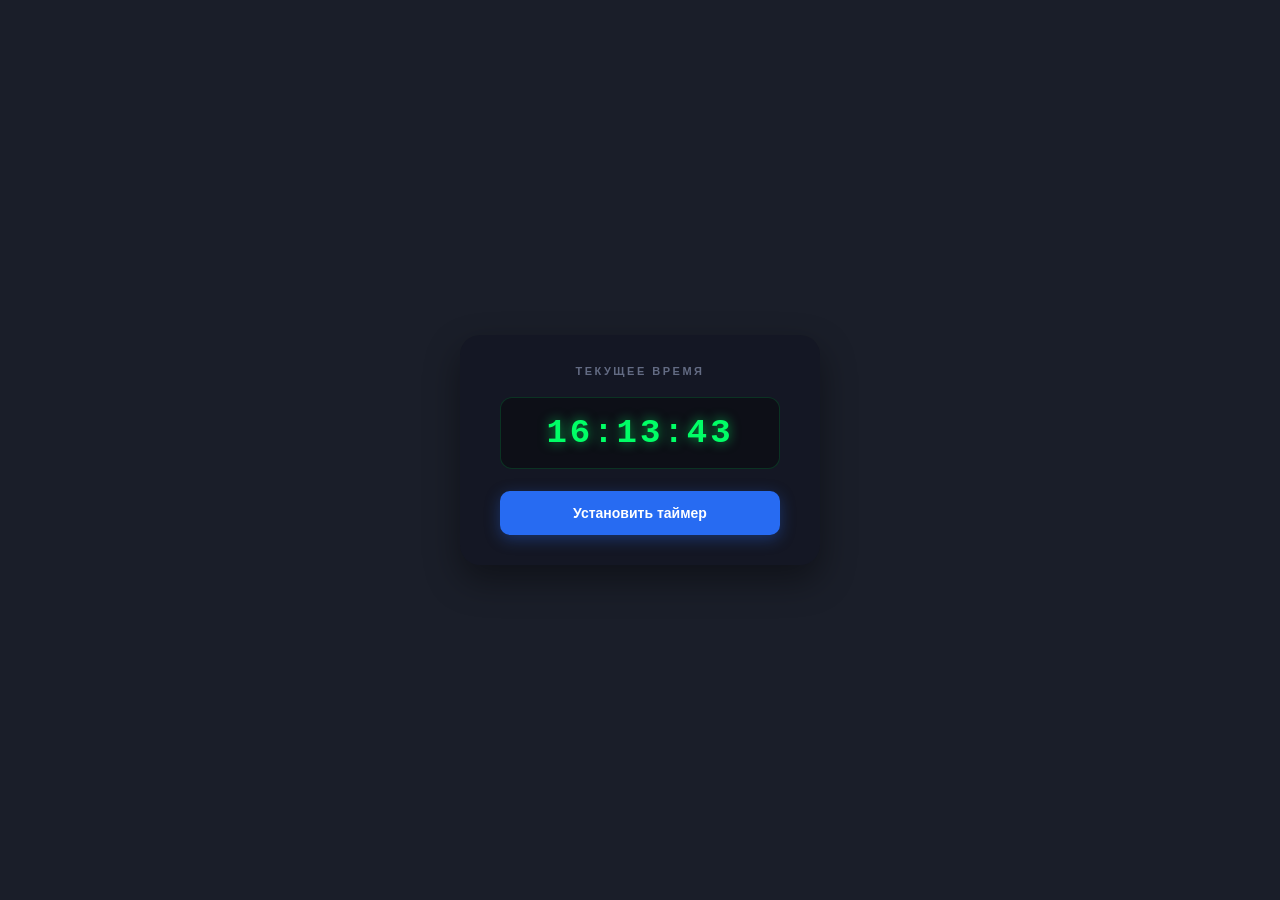
<file: task 6/index.html>
<!DOCTYPE html>
<html lang="ru">
<head>
  <meta charset="UTF-8">
  <meta name="viewport" content="width=device-width, initial-scale=1.0">
  <title>Таймер</title>
  <link rel="stylesheet" href="style.css">
</head>
<body>
  <main class="clock-card">
    <span class="clock-label">ТЕКУЩЕЕ ВРЕМЯ</span>
    <div id="currentTime" class="time-display">00:00:00</div>
    <button id="openModalBtn" class="btn btn-blue">Установить таймер</button>
    <div id="countdownBox" class="countdown-display hidden">00:00:00</div>
  </main>
  <div id="modalOverlay" class="modal-overlay hidden">
    <div class="modal-content">
      <button id="closeModalBtn" class="modal-close" aria-label="Закрыть">&times;</button>
      <h2 class="modal-title">УСТАНОВИТЬ ТАЙМЕР</h2>
      
      <form id="timerForm" onsubmit="return false;">
        <label for="secondsInput" class="modal-label">Количество секунд</label>
        <input 
          type="text" 
          id="secondsInput" 
          placeholder="60" 
          autocomplete="off"
        >
        <button id="startBtn" type="button" class="btn btn-green">СТАРТ</button>
      </form>
    </div>
  </div>

  <script src="script.js"></script>
</body>
</html>
</file>
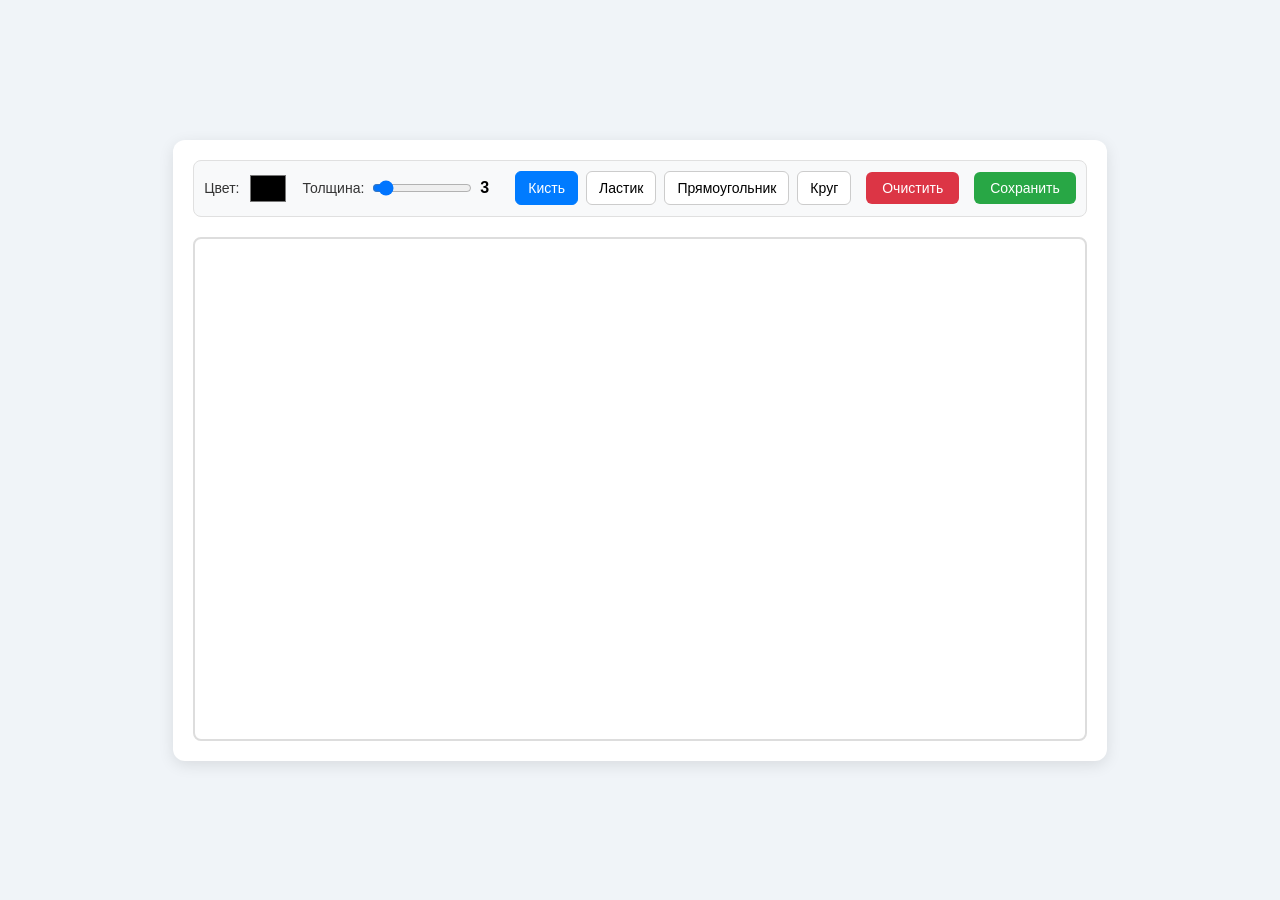
<file: task 7/index.html>
<!DOCTYPE html>
<html lang="ru">
<head>
    <meta charset="UTF-8">
    <meta name="viewport" content="width=device-width, initial-scale=1.0">
    <title>Графический редактор Canvas</title>
    <link rel="stylesheet" href="style.css">
</head>
<body>

    <div class="container">
        <!-- ПАНЕЛЬ ИНСТРУМЕНТОВ -->
        <div class="toolbar">
            <div class="tool">
                <label for="colorPicker">Цвет:</label>
                <input type="color" id="colorPicker" value="#000000">
            </div>

            <div class="tool">
                <label for="thickness">Толщина:</label>
                <input type="range" id="thickness" min="1" max="30" value="3">
                <span class="thickness-value" id="thicknessValue">3</span>
            </div>

            <div class="tool">
                <button class="tool-btn active" data-tool="brush">Кисть</button>
                <button class="tool-btn" data-tool="eraser">Ластик</button>
                <button class="tool-btn" data-tool="rect">Прямоугольник</button>
                <button class="tool-btn" data-tool="circle">Круг</button>
            </div>

            <button class="btn-clear" id="clearBtn">Очистить</button>
            <button class="btn-save" id="saveBtn">Сохранить</button>
        </div>

        <!-- ХОЛСТ -->
        <div class="canvas-wrapper">
            <canvas id="canvas" width="800" height="500"></canvas>
        </div>
    </div>

    <script src="script.js"></script>
</body>
</html>
</file>
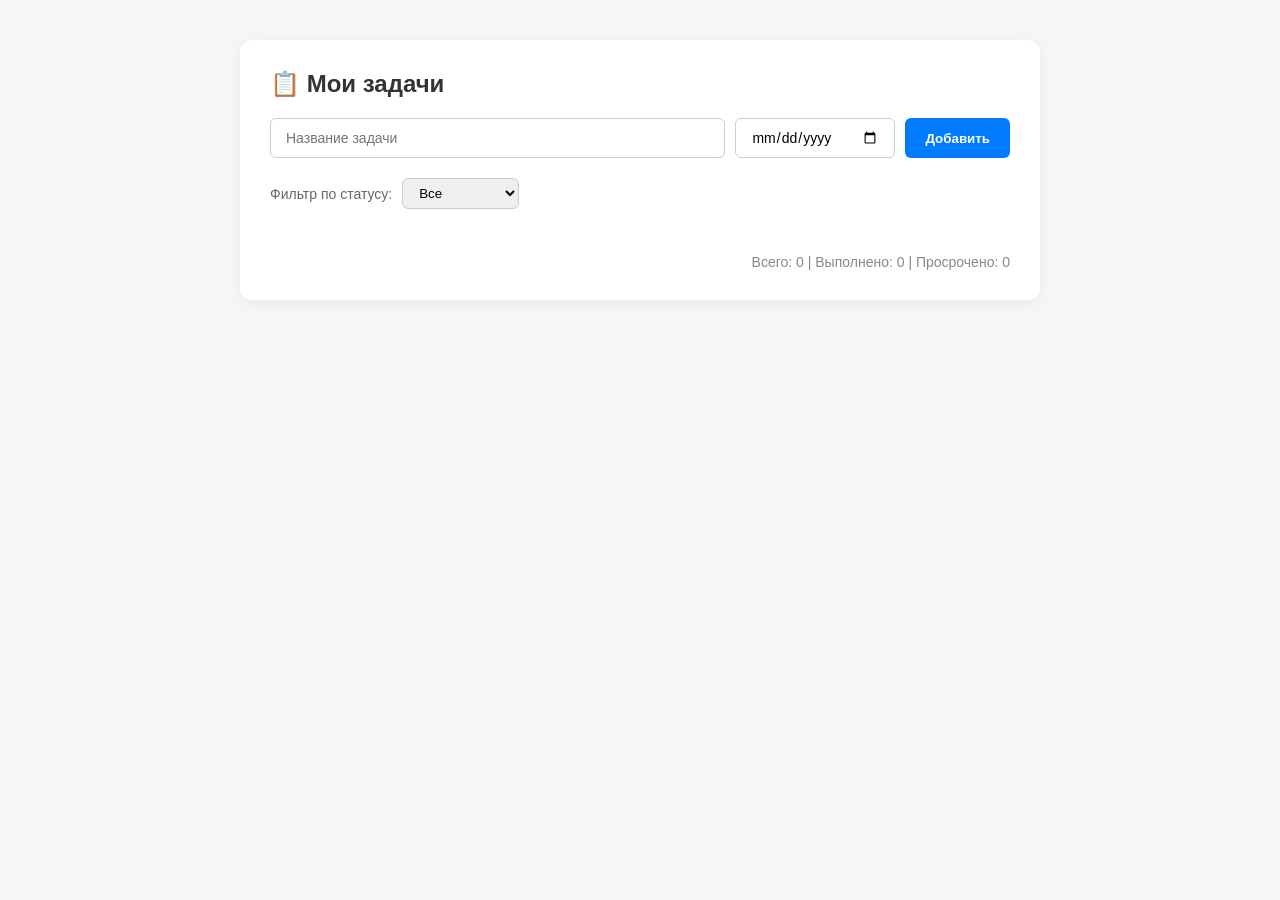
<file: task 9/index.html>
<!DOCTYPE html>
<html lang="ru">
<head>
    <meta charset="UTF-8">
    <meta name="viewport" content="width=device-width, initial-scale=1.0">
    <title>Мои задачи</title>
    <link rel="stylesheet" href="style.css">
</head>
<body>
    <div class="app-container">
        <h1>📋 Мои задачи</h1>
        
        <!-- Форма добавления -->
        <form id="task-form" class="task-form">
            <input type="text" id="task-title" placeholder="Название задачи" maxlength="100" required>
            <input type="date" id="task-date" required>
            <button type="submit" class="btn-add">Добавить</button>
        </form>

        <!-- Фильтр -->
        <div class="filter-container">
            <label for="filter">Фильтр по статусу:</label>
            <select id="filter">
                <option value="all">Все</option>
                <option value="todo">В работе</option>
                <option value="done">Выполнено</option>
                <option value="postponed">Отложено</option>
            </select>
        </div>

        <!-- Список задач -->
        <div id="task-list" class="task-list"></div>

        <!-- Статистика -->
        <div id="summary" class="summary"></div>
    </div>

    <script src="script.js"></script>
</body>
</html>
</file>
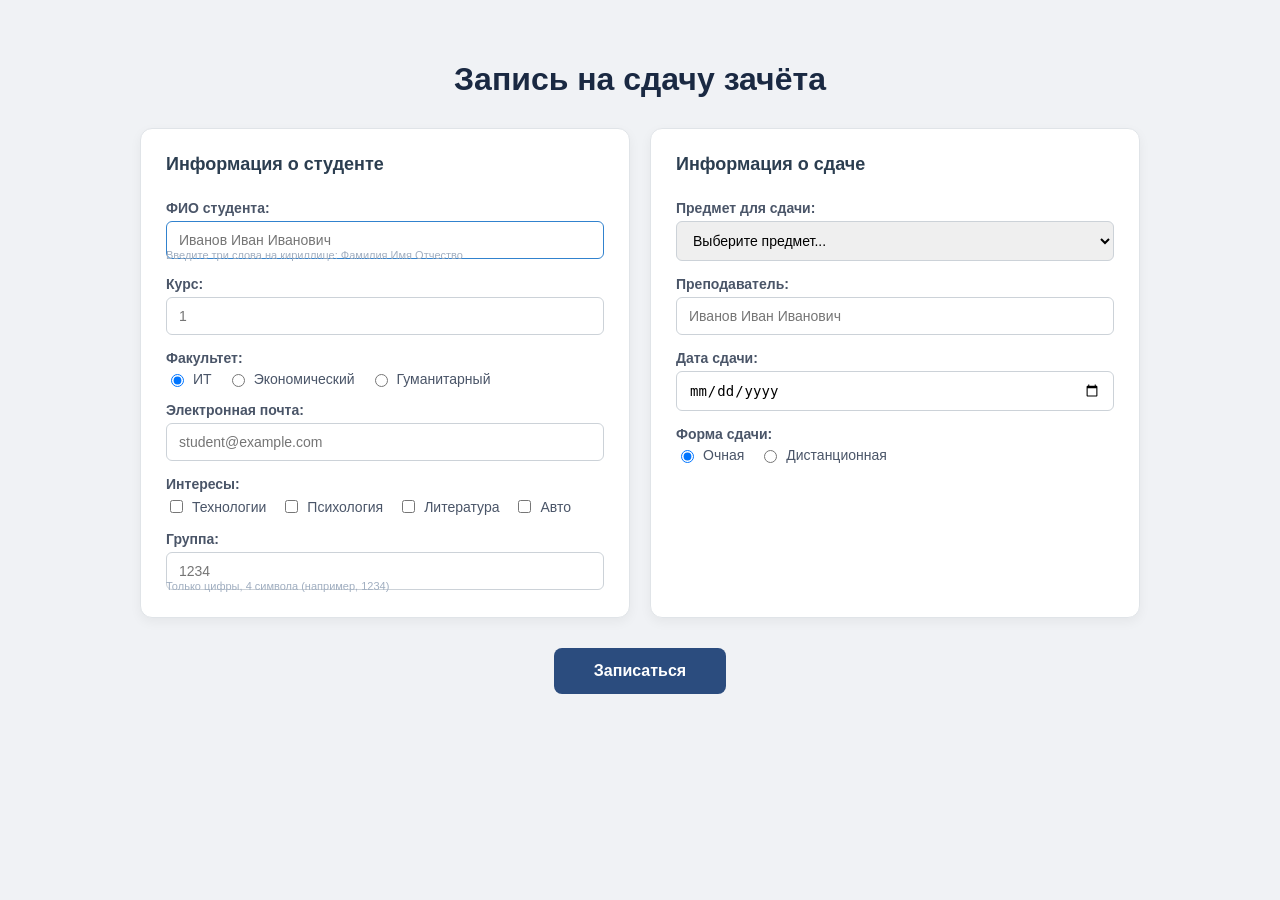
<file: task3.html>
<!DOCTYPE html>
<html lang="ru">
<head>
    <meta charset="UTF-8">
    <title>Запись на сдачу зачёта</title>
    <style>
        body {
            font-family: 'Segoe UI', Tahoma, Geneva, Verdana, sans-serif;
            background-color: #f0f2f5;
            color: #333;
            margin: 0;
            padding: 40px;
        }

        h1 {
            text-align: center;
            color: #1a2942;
            margin-bottom: 30px;
        }

        form {
            display: grid;
            grid-template-columns: 1fr 1fr; 
            gap: 20px;
            max-width: 1000px;
            margin: 0 auto;
            background: transparent;
        }

        .column {
            padding: 25px;
            border: 1px solid #e0e4e8;
            border-radius: 12px;
            background-color: #ffffff;
            display: flex;
            flex-direction: column;
            gap: 15px;
            box-shadow: 0 4px 12px rgba(0,0,0,0.05);
        }

        .column h2 {
            font-size: 18px;
            margin-top: 0;
            margin-bottom: 10px;
            color: #2c3e50;
        }

        /* Стили полей ввода и подписей */
        label {
            font-size: 14px;
            font-weight: 600;
            display: block;
            margin-bottom: 5px;
            color: #4a5568;
        }

        input[type="text"],
        input[type="number"],
        input[type="email"],
        input[type="date"],
        select {
            width: 100%;
            padding: 10px 12px;
            border: 1px solid #ccd2d8;
            border-radius: 6px;
            box-sizing: border-box;
            font-size: 14px;
            outline: none;
            transition: border-color 0.2s;
        }

        input:focus, select:focus {
            border-color: #3182ce;
        }

        /* Подсказки под полями */
        .hint {
            font-size: 11px;
            color: #a0aec0;
            margin-top: -10px;
        }

        .radio-group, .checkbox-group {
            display: flex;
            gap: 15px;
            flex-wrap: wrap;
        }

        .radio-group label, .checkbox-group label {
            font-weight: 400;
            display: inline-flex;
            align-items: center;
            gap: 6px;
            margin-bottom: 0;
        }

        #fullname:user-invalid,
        #group:user-invalid,
        #teacher:user-invalid {
            border: 2px solid #e53e3e;
            background-color: #fff5f5;
        }

        #fullname:user-valid,
        #group:user-valid,
        #teacher:user-valid {
            border: 2px solid #38a169;
            background-color: #f0fff4;
        }

        .submit-container {
            grid-column: 1 / -1; 
            text-align: center;
            margin-top: 10px;
        }

        button[type="submit"] {
            background-color: #2b4c7e;
            color: white;
            padding: 14px 40px;
            border: none;
            border-radius: 8px;
            font-size: 16px;
            font-weight: bold;
            cursor: pointer;
            transition: background-color 0.3s;
        }

        button[type="submit"]:hover {
            background-color: #1e365c;
        }
    </style>
</head>
<body>

    <h1>Запись на сдачу зачёта</h1>

    <!-- Форма, оборачивающая все поля -->
    <form action="#" method="POST">
        
        <!-- ЛЕВАЯ КОЛОНКА -->
        <div class="column">
            <h2>Информация о студенте</h2>

            <div>
                <label for="fullname">ФИО студента:</label>
                <!-- required, autofocus, maxlength=256, pattern -->
                <input type="text" id="fullname" name="fullname" maxlength="256" 
                       pattern="[А-ЯЁ][а-яё]+\s[А-ЯЁ][а-яё]+\s[А-ЯЁ][а-яё]+" 
                       title="Введите три слова на кириллице: Фамилия Имя Отчество" 
                       placeholder="Иванов Иван Иванович" 
                       required autofocus>
                <div class="hint">Введите три слова на кириллице: Фамилия Имя Отчество</div>
            </div>

            <div>
                <label for="course">Курс:</label>
                <!-- Ограничение от 1 до 6 -->
                <input type="number" id="course" name="course" min="1" max="6" placeholder="1" title="Введите номер курса от 1 до 6">
            </div>

            <div>
                <label>Факультет:</label>
                <div class="radio-group">
                    <label><input type="radio" name="faculty" value="it" checked> ИТ</label>
                    <label><input type="radio" name="faculty" value="economics"> Экономический</label>
                    <label><input type="radio" name="faculty" value="humanities"> Гуманитарный</label>
                </div>
            </div>

            <div>
                <label for="email">Электронная почта:</label>
                <!-- maxlength=256 -->
                <input type="email" id="email" name="email" maxlength="256" placeholder="student@example.com" title="Введите ваш email">
            </div>

            <div>
                <label>Интересы:</label>
                <div class="checkbox-group">
                    <label><input type="checkbox" name="interests" value="tech"> Технологии</label>
                    <label><input type="checkbox" name="interests" value="psychology"> Психология</label>
                    <label><input type="checkbox" name="interests" value="literature"> Литература</label>
                    <label><input type="checkbox" name="interests" value="auto"> Авто</label>
                </div>
            </div>

            <div>
                <label for="group">Группа:</label>
                <!-- required, 4 цифры (паттерн) -->
                <input type="text" id="group" name="group" maxlength="4" 
                       pattern="\d{4}" 
                       title="Только цифры, 4 символа (например, 1234)" 
                       placeholder="1234" required>
                <div class="hint">Только цифры, 4 символа (например, 1234)</div>
            </div>
        </div>

        <!-- ПРАВАЯ КОЛОНКА -->
        <div class="column">
            <h2>Информация о сдаче</h2>

            <div>
                <label for="subject">Предмет для сдачи:</label>
                <!-- Выпадающий список, обязательное поле -->
                <select id="subject" name="subject" required title="Выберите предмет">
                    <option value="" disabled selected>Выберите предмет...</option>
                    <option value="web">Веб-технологии</option>
                    <option value="math">Высшая математика</option>
                    <option value="programming">Программирование</option>
                </select>
            </div>

            <div>
                <label for="teacher">Преподаватель:</label>
                <!-- maxlength=256, pattern[cite: 1] -->
                <input type="text" id="teacher" name="teacher" maxlength="256" 
                       pattern="[А-ЯЁ][а-яё]+\s[А-ЯЁ][а-яё]+\s[А-ЯЁ][а-яё]+" 
                       title="Введите три слова на кириллице: Фамилия Имя Отчество" 
                       placeholder="Иванов Иван Иванович">
            </div>

            <div>
                <label for="exam_date">Дата сдачи:</label>
                <input type="date" id="exam_date" name="exam_date" title="Выберите дату">
            </div>

            <div>
                <label>Форма сдачи:</label>
                <div class="radio-group">
                    <label><input type="radio" name="format" value="offline" checked> Очная</label>
                    <label><input type="radio" name="format" value="online"> Дистанционная</label>
                </div>
            </div>
        </div>

        <!-- Кнопка по центру[cite: 1] -->
        <div class="submit-container">
            <button type="submit">Записаться</button>
        </div>

    </form>

</body>
</html>
</file>
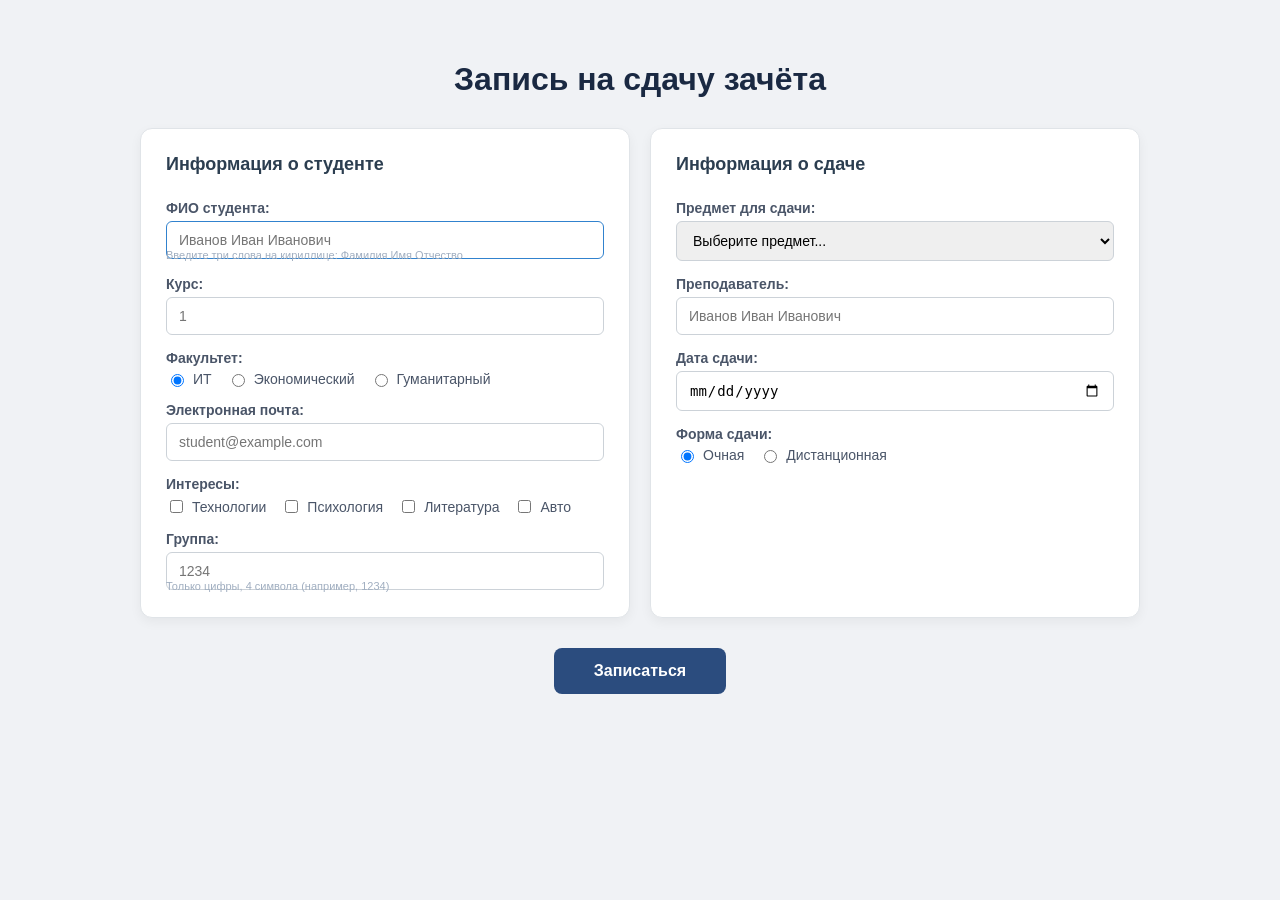
<file: Seminary /task3.html>
<!DOCTYPE html>
<html lang="ru">
<head>
    <meta charset="UTF-8">
    <title>Запись на сдачу зачёта</title>
    <style>
        body {
            font-family: 'Segoe UI', Tahoma, Geneva, Verdana, sans-serif;
            background-color: #f0f2f5;
            color: #333;
            margin: 0;
            padding: 40px;
        }

        h1 {
            text-align: center;
            color: #1a2942;
            margin-bottom: 30px;
        }

        form {
            display: grid;
            grid-template-columns: 1fr 1fr; 
            gap: 20px;
            max-width: 1000px;
            margin: 0 auto;
            background: transparent;
        }

        .column {
            padding: 25px;
            border: 1px solid #e0e4e8;
            border-radius: 12px;
            background-color: #ffffff;
            display: flex;
            flex-direction: column;
            gap: 15px;
            box-shadow: 0 4px 12px rgba(0,0,0,0.05);
        }

        .column h2 {
            font-size: 18px;
            margin-top: 0;
            margin-bottom: 10px;
            color: #2c3e50;
        }

        /* Стили полей ввода и подписей */
        label {
            font-size: 14px;
            font-weight: 600;
            display: block;
            margin-bottom: 5px;
            color: #4a5568;
        }

        input[type="text"],
        input[type="number"],
        input[type="email"],
        input[type="date"],
        select {
            width: 100%;
            padding: 10px 12px;
            border: 1px solid #ccd2d8;
            border-radius: 6px;
            box-sizing: border-box;
            font-size: 14px;
            outline: none;
            transition: border-color 0.2s;
        }

        input:focus, select:focus {
            border-color: #3182ce;
        }

        /* Подсказки под полями */
        .hint {
            font-size: 11px;
            color: #a0aec0;
            margin-top: -10px;
        }

        .radio-group, .checkbox-group {
            display: flex;
            gap: 15px;
            flex-wrap: wrap;
        }

        .radio-group label, .checkbox-group label {
            font-weight: 400;
            display: inline-flex;
            align-items: center;
            gap: 6px;
            margin-bottom: 0;
        }

        #fullname:user-invalid,
        #group:user-invalid,
        #teacher:user-invalid {
            border: 2px solid #e53e3e;
            background-color: #fff5f5;
        }

        #fullname:user-valid,
        #group:user-valid,
        #teacher:user-valid {
            border: 2px solid #38a169;
            background-color: #f0fff4;
        }

        .submit-container {
            grid-column: 1 / -1; 
            text-align: center;
            margin-top: 10px;
        }

        button[type="submit"] {
            background-color: #2b4c7e;
            color: white;
            padding: 14px 40px;
            border: none;
            border-radius: 8px;
            font-size: 16px;
            font-weight: bold;
            cursor: pointer;
            transition: background-color 0.3s;
        }

        button[type="submit"]:hover {
            background-color: #1e365c;
        }
    </style>
</head>
<body>

    <h1>Запись на сдачу зачёта</h1>

    <!-- Форма, оборачивающая все поля -->
    <form action="#" method="POST">
        
        <!-- ЛЕВАЯ КОЛОНКА -->
        <div class="column">
            <h2>Информация о студенте</h2>

            <div>
                <label for="fullname">ФИО студента:</label>
                <!-- required, autofocus, maxlength=256, pattern -->
                <input type="text" id="fullname" name="fullname" maxlength="256" 
                       pattern="[А-ЯЁ][а-яё]+\s[А-ЯЁ][а-яё]+\s[А-ЯЁ][а-яё]+" 
                       title="Введите три слова на кириллице: Фамилия Имя Отчество" 
                       placeholder="Иванов Иван Иванович" 
                       required autofocus>
                <div class="hint">Введите три слова на кириллице: Фамилия Имя Отчество</div>
            </div>

            <div>
                <label for="course">Курс:</label>
                <!-- Ограничение от 1 до 6 -->
                <input type="number" id="course" name="course" min="1" max="6" placeholder="1" title="Введите номер курса от 1 до 6">
            </div>

            <div>
                <label>Факультет:</label>
                <div class="radio-group">
                    <label><input type="radio" name="faculty" value="it" checked> ИТ</label>
                    <label><input type="radio" name="faculty" value="economics"> Экономический</label>
                    <label><input type="radio" name="faculty" value="humanities"> Гуманитарный</label>
                </div>
            </div>

            <div>
                <label for="email">Электронная почта:</label>
                <!-- maxlength=256 -->
                <input type="email" id="email" name="email" maxlength="256" placeholder="student@example.com" title="Введите ваш email">
            </div>

            <div>
                <label>Интересы:</label>
                <div class="checkbox-group">
                    <label><input type="checkbox" name="interests" value="tech"> Технологии</label>
                    <label><input type="checkbox" name="interests" value="psychology"> Психология</label>
                    <label><input type="checkbox" name="interests" value="literature"> Литература</label>
                    <label><input type="checkbox" name="interests" value="auto"> Авто</label>
                </div>
            </div>

            <div>
                <label for="group">Группа:</label>
                <!-- required, 4 цифры (паттерн) -->
                <input type="text" id="group" name="group" maxlength="4" 
                       pattern="\d{4}" 
                       title="Только цифры, 4 символа (например, 1234)" 
                       placeholder="1234" required>
                <div class="hint">Только цифры, 4 символа (например, 1234)</div>
            </div>
        </div>

        <!-- ПРАВАЯ КОЛОНКА -->
        <div class="column">
            <h2>Информация о сдаче</h2>

            <div>
                <label for="subject">Предмет для сдачи:</label>
                <!-- Выпадающий список, обязательное поле -->
                <select id="subject" name="subject" required title="Выберите предмет">
                    <option value="" disabled selected>Выберите предмет...</option>
                    <option value="web">Веб-технологии</option>
                    <option value="math">Высшая математика</option>
                    <option value="programming">Программирование</option>
                </select>
            </div>

            <div>
                <label for="teacher">Преподаватель:</label>
                <!-- maxlength=256, pattern[cite: 1] -->
                <input type="text" id="teacher" name="teacher" maxlength="256" 
                       pattern="[А-ЯЁ][а-яё]+\s[А-ЯЁ][а-яё]+\s[А-ЯЁ][а-яё]+" 
                       title="Введите три слова на кириллице: Фамилия Имя Отчество" 
                       placeholder="Иванов Иван Иванович">
            </div>

            <div>
                <label for="exam_date">Дата сдачи:</label>
                <input type="date" id="exam_date" name="exam_date" title="Выберите дату">
            </div>

            <div>
                <label>Форма сдачи:</label>
                <div class="radio-group">
                    <label><input type="radio" name="format" value="offline" checked> Очная</label>
                    <label><input type="radio" name="format" value="online"> Дистанционная</label>
                </div>
            </div>
        </div>

        <!-- Кнопка по центру[cite: 1] -->
        <div class="submit-container">
            <button type="submit">Записаться</button>
        </div>

    </form>

</body>
</html>
</file>
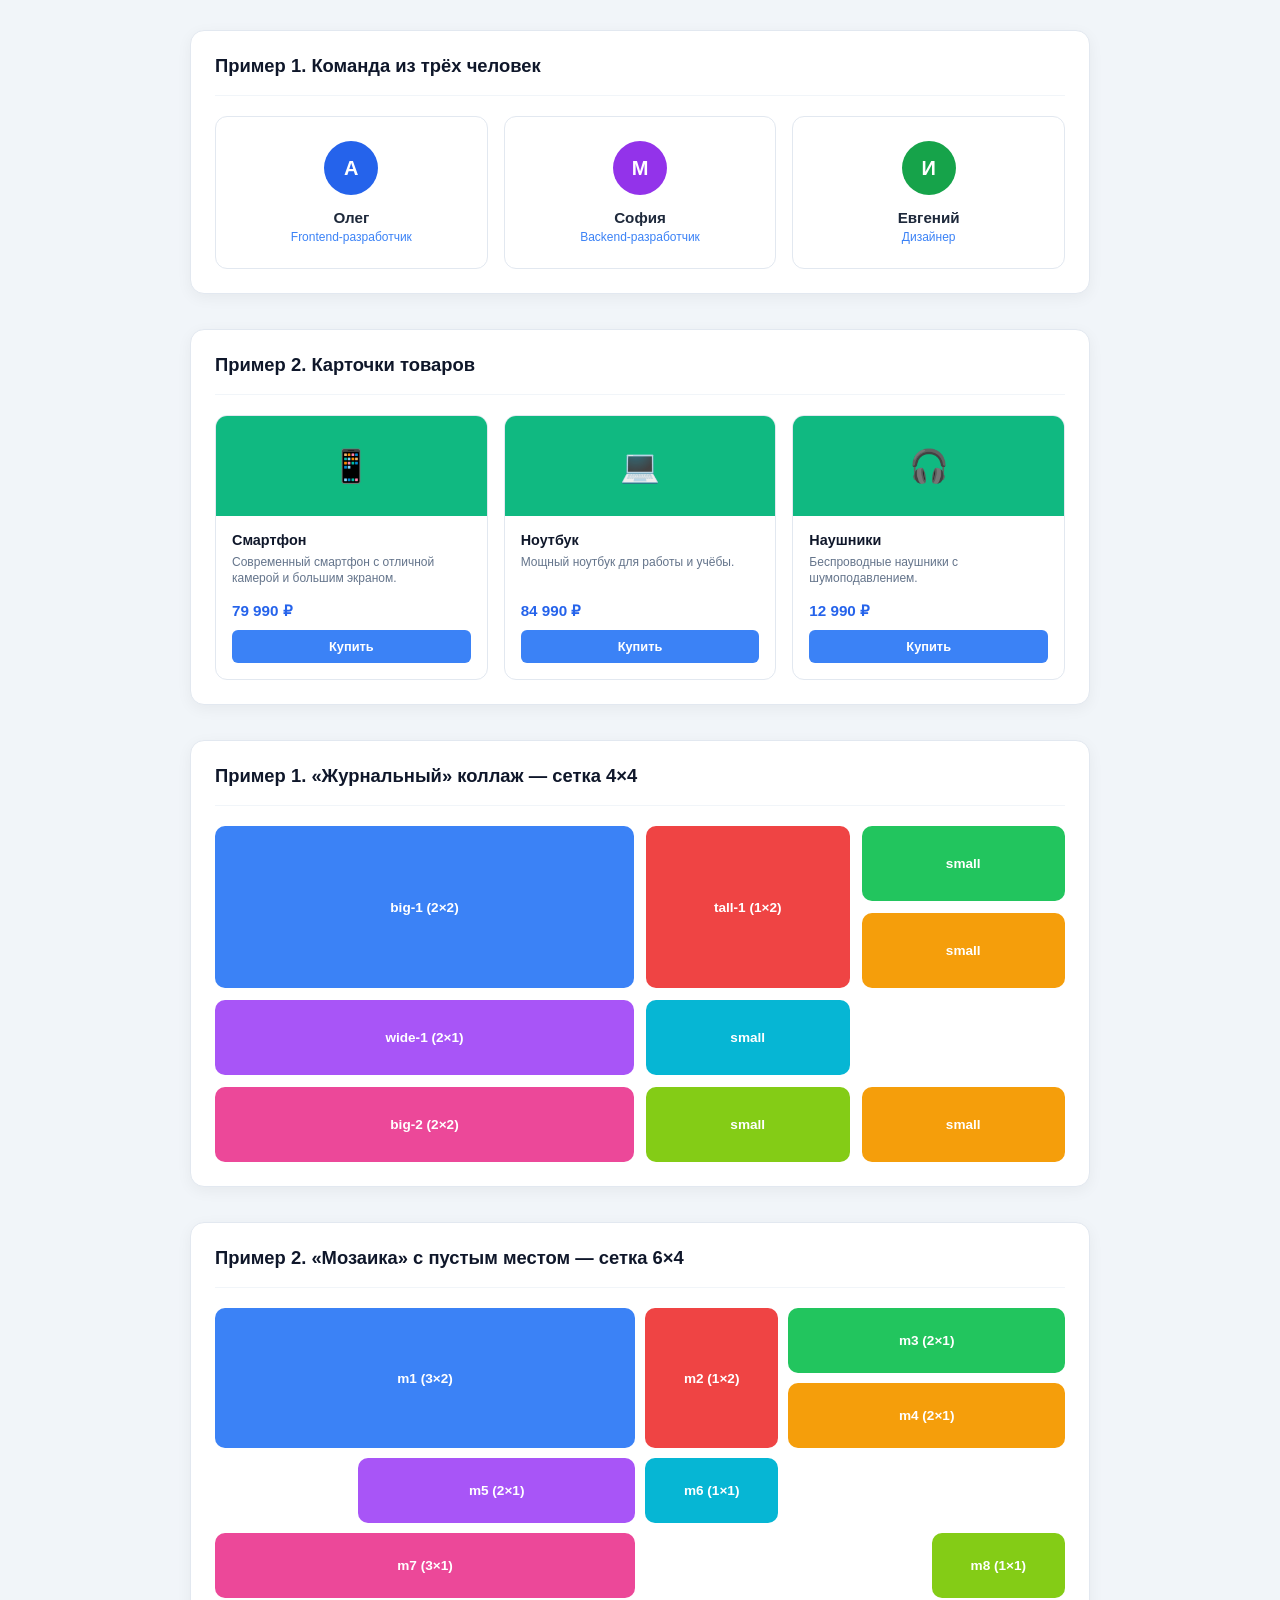
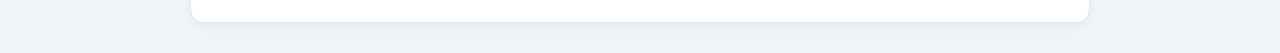
<file: Seminary/task5.html>
<!DOCTYPE html>
<html lang="ru">
<head>
  <meta charset="UTF-8">
  <meta name="viewport" content="width=device-width, initial-scale=1.0">
  <title>Задание 5. Верстка Flex и Grid, адаптивность</title>
  <style>
    * {
      box-sizing: border-box;
      margin: 0;
      padding: 0;
      font-family: -apple-system, BlinkMacSystemFont, "Segoe UI", Roboto, "Helvetica Neue", Arial, sans-serif;
    }

    body {
      background-color: #f1f5f9;
      color: #1e293b;
      padding: 30px 15px;
      display: flex;
      flex-direction: column;
      align-items: center;
    }

    .container {
      width: 100%;
      max-width: 900px;
      display: flex;
      flex-direction: column;
      gap: 35px;
    }

    .card-section {
      background: #ffffff;
      border-radius: 14px;
      padding: 24px;
      box-shadow: 0 4px 15px rgba(0, 0, 0, 0.05);
      border: 1px solid #e2e8f0;
    }

    .section-title {
      font-size: 1.15rem;
      font-weight: 700;
      color: #0f172a;
      margin-bottom: 6px;
      display: flex;
      align-items: center;
      gap: 8px;
    }

    .section-desc {
      font-size: 0.82rem;
      color: #64748b;
      margin-bottom: 20px;
      line-height: 1.4;
      border-bottom: 1px solid #f1f5f9;
      padding-bottom: 12px;
    }

    code {
      background: #f1f5f9;
      padding: 2px 5px;
      border-radius: 4px;
      font-size: 0.85em;
      color: #2563eb;
    }

    /*1. Flexbox: Команда из трёх человек*/
    .team-flex {
      display: flex;
      gap: 16px;
    }

    .team-member {
      flex: 1;
      display: flex;
      flex-direction: column;
      align-items: center;
      text-align: center;
      padding: 24px 16px;
      border: 1px solid #e2e8f0;
      border-radius: 12px;
      background: #ffffff;
      transition: transform 0.2s, box-shadow 0.2s;
    }

    .team-member:hover {
      transform: translateY(-2px);
      box-shadow: 0 6px 16px rgba(0,0,0,0.06);
    }

    .avatar {
      width: 54px;
      height: 54px;
      border-radius: 50%;
      display: flex;
      align-items: center;
      justify-content: center;
      color: #ffffff;
      font-weight: 700;
      font-size: 1.25rem;
      margin-bottom: 14px;
    }

    .avatar-blue { background-color: #2563eb; }
    .avatar-purple { background-color: #9333ea; }
    .avatar-green { background-color: #16a34a; }

    .member-name {
      font-size: 0.95rem;
      font-weight: 700;
      color: #1e293b;
      margin-bottom: 4px;
    }

    .member-role {
      font-size: 0.75rem;
      color: #3b82f6;
    }

    /*2. Flexbox: Карточки товаров*/
    .products-flex {
      display: flex;
      gap: 16px;
    }

    .product-card {
      flex: 1;
      display: flex;
      flex-direction: column;
      border: 1px solid #e2e8f0;
      border-radius: 12px;
      overflow: hidden;
      background: #ffffff;
    }

    .product-header {
      background-color: #10b981;
      height: 100px;
      display: flex;
      align-items: center;
      justify-content: center;
      color: white;
      font-size: 2rem;
    }

    .product-body {
      padding: 16px;
      display: flex;
      flex-direction: column;
      flex: 1;
    }

    .product-title {
      font-size: 0.9rem;
      font-weight: 700;
      margin-bottom: 6px;
      color: #0f172a;
    }

    .product-desc {
      font-size: 0.75rem;
      color: #64748b;
      margin-bottom: 16px;
      line-height: 1.35;
      flex: 1; 
    }

    .product-price {
      font-size: 0.95rem;
      font-weight: 700;
      color: #2563eb;
      margin-bottom: 10px;
    }

    .btn-buy {
      background-color: #3b82f6;
      color: white;
      border: none;
      border-radius: 6px;
      padding: 9px 12px;
      font-size: 0.8rem;
      font-weight: 600;
      cursor: pointer;
      width: 100%;
      transition: background 0.2s;
    }

    .btn-buy:hover {
      background-color: #2563eb;
    }

    /*3. Grid: «Журнальный» коллаж — сетка 4×4*/
    .grid-journal {
      display: grid;
      grid-template-columns: repeat(4, 1fr);
      grid-template-rows: repeat(4, 75px);
      gap: 12px;
    }

    .grid-item {
      border-radius: 10px;
      display: flex;
      align-items: center;
      justify-content: center;
      color: #ffffff;
      font-weight: 700;
      font-size: 0.85rem;
      text-align: center;
      padding: 6px;
    }

    .bg-blue { background-color: #3b82f6; }
    .bg-red { background-color: #ef4444; }
    .bg-green { background-color: #22c55e; }
    .bg-orange { background-color: #f59e0b; }
    .bg-purple { background-color: #a855f7; }
    .bg-cyan { background-color: #06b6d4; }
    .bg-lime { background-color: #84cc16; }

    .j-big-1 {
      grid-column: span 2;
      grid-row: span 2;
    }
    .j-tall-1 {
      grid-column: span 1;
      grid-row: span 2;
    }
    .j-wide-1 {
      grid-column: span 2;
      grid-row: span 1;
    }
    .j-big-2 {
      grid-column: span 2;
      grid-row: span 1;
    }

    /*4. Grid: «Мозаика» с пустым местом — 6×4*/
    .grid-mosaic {
      display: grid;
      grid-template-columns: repeat(6, 1fr);
      grid-template-rows: repeat(4, 65px);
      gap: 10px;
    }
    .m1 {
      grid-column: 1 / 4;
      grid-row: 1 / 3;
    }
    .m2 {
      grid-column: 4 / 5;
      grid-row: 1 / 3;
    }
    .m3 {
      grid-column: 5 / 7;
      grid-row: 1 / 2;
    }
    .m4 {
      grid-column: 5 / 7;
      grid-row: 2 / 3;
    }
    .m5 {
      grid-column: 2 / 4;
      grid-row: 3 / 4;
    }
    .m6 {
      grid-column: 4 / 5;
      grid-row: 3 / 4;
    }
    .m7 {
      grid-column: 1 / 4;
      grid-row: 4 / 5;
    }
    .m8 {
      grid-column: 6 / 7;
      grid-row: 4 / 5;
    }

    /*3) Медиазапрос (Адаптивность <= 768px)*/
    @media (max-width: 768px) {
      .team-flex,
      .products-flex {
        flex-direction: column;
      }

      .grid-journal,
      .grid-mosaic {
        display: flex;
        flex-direction: column;
        grid-template-columns: 1fr;
        grid-template-rows: auto;
      }

      .grid-item {
        min-height: 60px;
        grid-column: auto !important;
        grid-row: auto !important;
      }
    }
  </style>
</head>
<body>

  <div class="container">
    
    <!-- flex 1 -->
    <section class="card-section">
      <h2 class="section-title">Пример 1. Команда из трёх человек</h2>
      <p class="section-desc">
      <div class="team-flex">
        <div class="team-member">
          <div class="avatar avatar-blue">А</div>
          <div class="member-name">Олег</div>
          <div class="member-role">Frontend-разработчик</div>
        </div>
        <div class="team-member">
          <div class="avatar avatar-purple">М</div>
          <div class="member-name">София</div>
          <div class="member-role">Backend-разработчик</div>
        </div>
        <div class="team-member">
          <div class="avatar avatar-green">И</div>
          <div class="member-name">Евгений</div>
          <div class="member-role">Дизайнер</div>
        </div>
      </div>
    </section>

    <!-- flex 2 -->
    <section class="card-section">
      <h2 class="section-title">Пример 2. Карточки товаров </h2>
      <p class="section-desc">
      
      <div class="products-flex">
        <div class="product-card">
          <div class="product-header">📱</div>
          <div class="product-body">
            <h3 class="product-title">Смартфон</h3>
            <p class="product-desc">Современный смартфон с отличной камерой и большим экраном.</p>
            <div class="product-price">79 990 ₽</div>
            <button class="btn-buy">Купить</button>
          </div>
        </div>

        <div class="product-card">
          <div class="product-header">💻</div>
          <div class="product-body">
            <h3 class="product-title">Ноутбук</h3>
            <p class="product-desc">Мощный ноутбук для работы и учёбы.</p>
            <div class="product-price">84 990 ₽</div>
            <button class="btn-buy">Купить</button>
          </div>
        </div>

        <div class="product-card">
          <div class="product-header">🎧</div>
          <div class="product-body">
            <h3 class="product-title">Наушники</h3>
            <p class="product-desc">Беспроводные наушники с шумоподавлением.</p>
            <div class="product-price">12 990 ₽</div>
            <button class="btn-buy">Купить</button>
          </div>
        </div>
      </div>
    </section>

    <!-- grid 1 -->
    <section class="card-section">
      <h2 class="section-title">Пример 1. «Журнальный» коллаж — сетка 4×4</h2>
      <p class="section-desc">
      
      <div class="grid-journal">
        <div class="grid-item bg-blue j-big-1">big-1 (2×2)</div>
        <div class="grid-item bg-red j-tall-1">tall-1 (1×2)</div>
        <div class="grid-item bg-green">small</div>
        <div class="grid-item bg-orange">small</div>
        <div class="grid-item bg-purple j-wide-1">wide-1 (2×1)</div>
        <div class="grid-item bg-cyan">small</div>
        <div class="grid-item bg-pink bg-blue j-big-2" style="background-color: #ec4899;">big-2 (2×2)</div>
        <div class="grid-item bg-lime">small</div>
        <div class="grid-item bg-orange">small</div>
      </div>
    </section>

    <!-- grid 2 -->
    <section class="card-section">
      <h2 class="section-title">Пример 2. «Мозаика» с пустым местом — сетка 6×4</h2>
      <p class="section-desc">
      <div class="grid-mosaic">
        <div class="grid-item bg-blue m1">m1 (3×2)</div>
        <div class="grid-item bg-red m2">m2 (1×2)</div>
        <div class="grid-item bg-green m3">m3 (2×1)</div>
        <div class="grid-item bg-orange m4">m4 (2×1)</div>
        <div class="grid-item bg-purple m5">m5 (2×1)</div>
        <div class="grid-item bg-cyan m6">m6 (1×1)</div>
        <div class="grid-item bg-pink m7" style="background-color: #ec4899;">m7 (3×1)</div>
        <div class="grid-item bg-lime m8">m8 (1×1)</div>
      </div>
    </section>

  </div>

</body>
</html>
</file>
<file: task 6/style.css>
* {
  box-sizing: border-box;
  margin: 0;
  padding: 0;
}

body {
  min-height: 100vh;
  background-color: #1a1e29;
  display: flex;
  justify-content: center;
  align-items: center;
  font-family: -apple-system, BlinkMacSystemFont, "Segoe UI", Roboto, sans-serif;
  color: #fff;
}
.clock-card {
  background: #141724;
  border-radius: 20px;
  padding: 30px 40px;
  width: 360px;
  display: flex;
  flex-direction: column;
  align-items: center;
  box-shadow: 0 15px 35px rgba(0, 0, 0, 0.4);
}

.clock-label {
  font-size: 11px;
  letter-spacing: 2.5px;
  color: #636b83;
  margin-bottom: 20px;
  font-weight: 600;
  text-transform: uppercase;
}
.time-display {
  background: #0d0f17;
  color: #00ff66;
  font-family: "Courier New", Courier, monospace;
  font-size: 34px;
  font-weight: bold;
  letter-spacing: 3px;
  padding: 16px 24px;
  border-radius: 12px;
  width: 100%;
  text-align: center;
  margin-bottom: 22px;
  text-shadow: 0 0 12px rgba(0, 255, 102, 0.6);
  border: 1px solid rgba(0, 255, 102, 0.15);
}
.btn {
  width: 100%;
  padding: 14px 20px;
  font-size: 14px;
  font-weight: 600;
  border-radius: 10px;
  border: none;
  cursor: pointer;
  transition: all 0.2s ease;
  color: #ffffff;
}

.btn-blue {
  background: #276bf2;
  box-shadow: 0 4px 15px rgba(39, 107, 242, 0.35);
}

.btn-blue:hover {
  background: #1f57c5;
}

.btn-green {
  background: #00b050;
  color: #ffffff;
  letter-spacing: 1px;
  margin-top: 15px;
  box-shadow: 0 4px 15px rgba(0, 176, 80, 0.35);
}

.btn-green:hover {
  background: #009945;
}
.countdown-display {
  width: 100%;
  padding: 14px;
  background: #d93d3d;
  color: #ffffff;
  font-family: "Courier New", Courier, monospace;
  font-size: 20px;
  font-weight: bold;
  letter-spacing: 3px;
  border-radius: 10px;
  text-align: center;
  box-shadow: 0 4px 18px rgba(217, 61, 61, 0.4);
}
.modal-overlay {
  position: fixed;
  inset: 0;
  background: rgba(0, 0, 0, 0.65);
  backdrop-filter: blur(4px);
  display: flex;
  justify-content: center;
  align-items: center;
  z-index: 100;
}

.modal-content {
  background: #161927;
  width: 320px;
  border-radius: 16px;
  padding: 24px;
  position: relative;
  box-shadow: 0 20px 40px rgba(0, 0, 0, 0.5);
  border: 1px solid rgba(255, 255, 255, 0.05);
}

.modal-close {
  position: absolute;
  top: 14px;
  right: 14px;
  width: 26px;
  height: 26px;
  background: #252a3d;
  border: none;
  border-radius: 50%;
  color: #8f9cae;
  font-size: 16px;
  line-height: 1;
  cursor: pointer;
  display: flex;
  align-items: center;
  justify-content: center;
}

.modal-close:hover {
  color: #ffffff;
}

.modal-title {
  color: #00e676;
  font-size: 13px;
  font-weight: bold;
  letter-spacing: 1.5px;
  margin-bottom: 20px;
  text-transform: uppercase;
}

.modal-label {
  display: block;
  font-size: 12px;
  color: #7b889b;
  margin-bottom: 8px;
}

#secondsInput {
  width: 100%;
  padding: 12px 14px;
  background: #0d0f17;
  border: 1.5px solid #00b050;
  border-radius: 8px;
  color: #00e676;
  font-size: 16px;
  text-align: center;
  outline: none;
}

#secondsInput:focus {
  box-shadow: 0 0 10px rgba(0, 176, 80, 0.3);
}

/* Вспомогательный класс для сокрытия элементов */
.hidden {
  display: none !important;
}
</file>
<file: task 7/style.css>
* {
    box-sizing: border-box;
    margin: 0;
    padding: 0;
    font-family: Arial, sans-serif;
}

body {
    background-color: #f0f4f8;
    display: flex;
    justify-content: center;
    align-items: center;
    min-height: 100vh;
    padding: 20px;
}

.container {
    background: #fff;
    padding: 20px;
    border-radius: 12px;
    box-shadow: 0 4px 15px rgba(0,0,0,0.1);
    max-width: 100%;
}

.toolbar {
    display: flex;
    flex-wrap: wrap;
    align-items: center;
    gap: 15px;
    margin-bottom: 20px;
    padding: 10px;
    background: #f8f9fa;
    border-radius: 8px;
    border: 1px solid #e0e0e0;
}

.tool {
    display: flex;
    align-items: center;
    gap: 8px;
}

.tool label {
    font-size: 14px;
    color: #333;
}

input[type="color"] {
    width: 40px;
    height: 35px;
    border: none;
    cursor: pointer;
    background: none;
}

input[type="range"] {
    width: 100px;
    cursor: pointer;
}

.thickness-value {
    font-weight: bold;
    min-width: 20px;
}

.tool-btn {
    padding: 8px 12px;
    border: 1px solid #ccc;
    background: #fff;
    border-radius: 6px;
    cursor: pointer;
    font-size: 14px;
    transition: 0.2s;
}

.tool-btn:hover {
    background: #e9ecef;
}

.tool-btn.active {
    background: #007bff;
    color: #fff;
    border-color: #007bff;
}

.btn-clear {
    padding: 8px 16px;
    background: #dc3545;
    color: #fff;
    border: none;
    border-radius: 6px;
    cursor: pointer;
    font-size: 14px;
    margin-left: auto;
}

.btn-save {
    padding: 8px 16px;
    background: #28a745;
    color: #fff;
    border: none;
    border-radius: 6px;
    cursor: pointer;
    font-size: 14px;
}

.btn-clear:hover { background: #c82333; }
.btn-save:hover { background: #218838; }

.canvas-wrapper {
    border: 2px solid #ddd;
    border-radius: 8px;
    overflow: hidden;
    background: #fff;
    display: flex;
    justify-content: center;
}

canvas {
    cursor: crosshair;
    display: block;
}
</file>
<file: task 9/style.css>
* {
    box-sizing: border-box;
    margin: 0;
    padding: 0;
    font-family: 'Segoe UI', Tahoma, Geneva, Verdana, sans-serif;
}

body {
    background-color: #f4f7f6;
    display: flex;
    justify-content: center;
    padding: 40px 20px;
}

.app-container {
    background-color: #ffffff;
    padding: 30px;
    border-radius: 12px;
    box-shadow: 0 4px 15px rgba(0, 0, 0, 0.05);
    width: 100%;
    max-width: 800px;
}

h1 {
    font-size: 24px;
    color: #333;
    margin-bottom: 20px;
}

/* Форма */
.task-form {
    display: flex;
    gap: 10px;
    margin-bottom: 20px;
    flex-wrap: wrap;
}

.task-form input {
    padding: 10px 15px;
    border: 1px solid #ccc;
    border-radius: 6px;
    font-size: 14px;
    outline: none;
}

.task-form input[type="text"] {
    flex: 1;
    min-width: 200px;
}

.task-form input[type="date"] {
    width: 160px;
}

.task-form input:focus {
    border-color: #007bff;
}

.btn-add {
    background-color: #007bff;
    color: white;
    border: none;
    padding: 10px 20px;
    border-radius: 6px;
    cursor: pointer;
    font-weight: 600;
    transition: background 0.2s;
}

.btn-add:hover {
    background-color: #0056b3;
}

/* Фильтр */
.filter-container {
    margin-bottom: 20px;
    display: flex;
    align-items: center;
    gap: 10px;
    color: #666;
    font-size: 14px;
}

.filter-container select {
    padding: 6px 12px;
    border-radius: 6px;
    border: 1px solid #ccc;
    outline: none;
}

/* Список задач */
.task-list {
    display: flex;
    flex-direction: column;
    gap: 12px;
}

.task-item {
    display: flex;
    justify-content: space-between;
    align-items: center;
    padding: 15px 20px;
    border: 1px solid #e0e0e0;
    border-radius: 8px;
    background-color: #fafafa;
    transition: all 0.2s;
}

.task-item.overdue {
    border-color: #dc3545;
    background-color: #fff5f5;
}

.task-info h3 {
    font-size: 16px;
    color: #333;
    margin-bottom: 5px;
    font-weight: 600;
}

.task-date {
    font-size: 13px;
    color: #888;
}

.task-actions {
    display: flex;
    gap: 10px;
    align-items: center;
}

.status-select {
    padding: 8px 12px;
    border-radius: 6px;
    border: 1px solid #ccc;
    outline: none;
    cursor: pointer;
}

.btn-delete {
    background-color: #dc3545;
    color: white;
    border: none;
    padding: 8px 16px;
    border-radius: 6px;
    cursor: pointer;
    font-weight: 600;
    transition: background 0.2s;
}

.btn-delete:hover {
    background-color: #c82333;
}

/* Статистика */
.summary {
    margin-top: 25px;
    text-align: right;
    font-size: 14px;
    color: #888;
}
</file>
